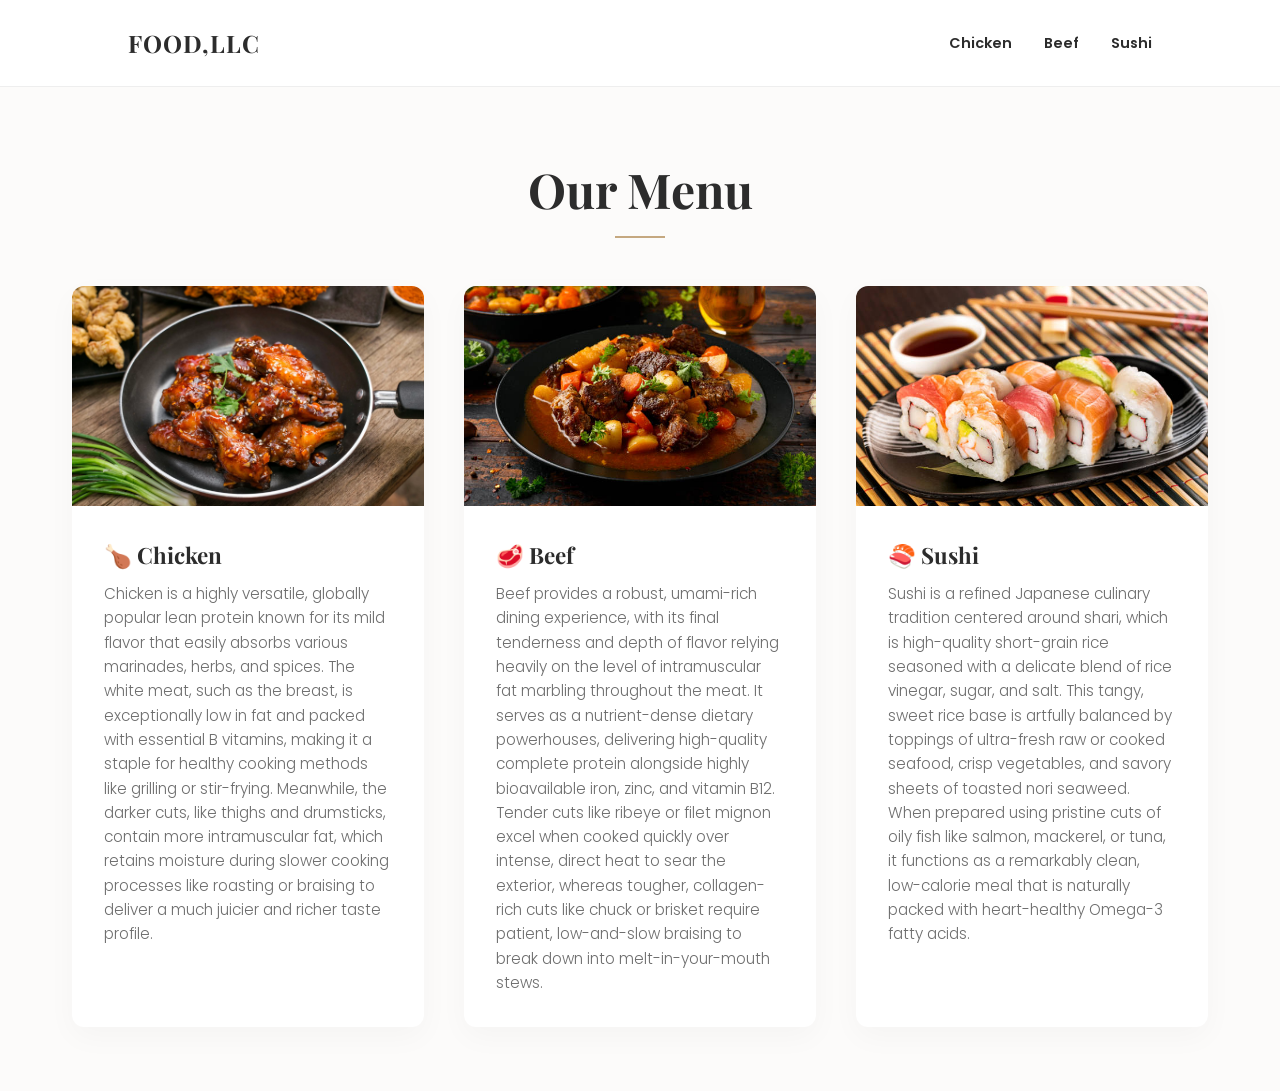
<file: hello2.html>
<!DOCTYPE html>
<html lang="en">
<head>
    <meta charset="UTF-8">
    <meta name="viewport" content="width=device-width, initial-scale=1.0">
    <title>Our Menu</title>
    <!-- Modern Typography Links -->
    <link rel="preconnect" href="https://fonts.googleapis.com">
    <link rel="preconnect" href="https://fonts.gstatic.com" crossorigin>
    <link href="https://fonts.googleapis.com/css2?family=Playfair+Display:ital,wght@0,400..900;1,400..900&family=Poppins:wght@300;400;600&display=swap" rel="stylesheet">
    <link rel="stylesheet" href="style.css"> 
</head>
<body>

    <!-- Header Navigation -->
    <header>
        <div class="brand-name">FOOD,LLC</div>
        
        <!-- Toggle System Intermediaries -->
        <input type="checkbox" id="menu-toggle">
        <label for="menu-toggle" class="hamburger-label">
            <span></span>
            <span></span>
            <span></span>
        </label>

        <!-- Dropdown Menu Links -->
        <nav>
            <a href="#chicken">Chicken</a>
            <a href="#beef">Beef</a>
            <a href="#sushi">Sushi</a>
        </nav>
    </header>

    <!-- Main Content Section -->
    <main class="menu-container">
        <h1 class="menu-title">Our Menu</h1>
        
        <div class="menu-grid">
            <!-- Chicken Card -->
            <article class="menu-card" id="chicken">
                <div class="card-image">
                    <img src="chicken.avif" alt="Roasted Chicken Dish">
                </div>
                <div class="card-content">
                    <h2 class="item-title">🍗 Chicken</h2>
                    <p class="item-description">Chicken is a highly versatile, globally popular lean protein known for its mild flavor that easily absorbs various marinades, herbs, and spices. The white meat, such as the breast, is exceptionally low in fat and packed with essential B vitamins, making it a staple for healthy cooking methods like grilling or stir-frying. Meanwhile, the darker cuts, like thighs and drumsticks, contain more intramuscular fat, which retains moisture during slower cooking processes like roasting or braising to deliver a much juicier and richer taste profile.</p>
                </div>
            </article>

            <!-- Beef Card -->
            <article class="menu-card" id="beef">
                <div class="card-image">
                    <img src="beef.jpg" alt="Beef Stew Dish">
                </div>
                <div class="card-content">
                    <h2 class="item-title">🥩 Beef</h2>
                    <p class="item-description">Beef provides a robust, umami-rich dining experience, with its final tenderness and depth of flavor relying heavily on the level of intramuscular fat marbling throughout the meat. It serves as a nutrient-dense dietary powerhouses, delivering high-quality complete protein alongside highly bioavailable iron, zinc, and vitamin B12. Tender cuts like ribeye or filet mignon excel when cooked quickly over intense, direct heat to sear the exterior, whereas tougher, collagen-rich cuts like chuck or brisket require patient, low-and-slow braising to break down into melt-in-your-mouth stews.</p>
                </div>
            </article>

            <!-- Sushi Card -->
            <article class="menu-card" id="sushi">
                <div class="card-image">
                    <img src="sushi.jpg" alt="Sushi Dish">
                </div>
                <div class="card-content">
                    <h2 class="item-title">🍣 Sushi</h2>
                    <p class="item-description">Sushi is a refined Japanese culinary tradition centered around shari, which is high-quality short-grain rice seasoned with a delicate blend of rice vinegar, sugar, and salt. This tangy, sweet rice base is artfully balanced by toppings of ultra-fresh raw or cooked seafood, crisp vegetables, and savory sheets of toasted nori seaweed. When prepared using pristine cuts of oily fish like salmon, mackerel, or tuna, it functions as a remarkably clean, low-calorie meal that is naturally packed with heart-healthy Omega-3 fatty acids.</p>
                </div>
            </article>
        </div>
    </main>

</body>
</html>
</file>
<file: style.css>
/* CSS Reset & Design Variables */
* {
    margin: 0;
    padding: 0;
    box-sizing: border-box;
}

:root {
    --bg-color: #fcfbfa;
    --text-main: #2c2c2c;
    --text-muted: #6e6e6e;
    --accent-color: #c5a880; /* Elegant gold/bronze tone */
    --card-bg: #ffffff;
}

body {
    font-family: 'Poppins', sans-serif;
    background-color: var(--bg-color);
    color: var(--text-main);
    line-height: 1.6;
}

/* Navigation Bar Layout */
header {
    display: flex;
    justify-content: space-between;
    align-items: center;
    padding: 1.5rem 10%;
    border-bottom: 1px solid #eee;
    background: var(--card-bg);
    position: relative;
}

.brand-name {
    font-family: 'Playfair Display', serif;
    font-size: 1.5rem;
    font-weight: 700;
    letter-spacing: 1px;
    z-index: 10;
}

/* Hide checkbox used for toggle logic */
#menu-toggle {
    display: none;
}

/* Hamburger Icon Layout */
.hamburger-label {
    display: none;
    flex-direction: column;
    justify-content: space-between;
    width: 24px;
    height: 18px;
    cursor: pointer;
    z-index: 10;
}

.hamburger-label span {
    display: block;
    height: 2px;
    width: 100%;
    background-color: var(--text-main);
    transition: all 0.3s ease;
}

/* Base Navigation Links (Desktop) */
nav {
    display: flex;
    gap: 2rem;
}

nav a {
    text-decoration: none;
    color: var(--text-main);
    font-weight: 600;
    font-size: 0.9rem;
    transition: color 0.3s;
}

nav a:hover {
    color: var(--accent-color);
}

/* Main Content Wrapper */
.menu-container {
    max-width: 1200px;
    margin: 0 auto;
    padding: 4rem 2rem;
}

.menu-title {
    text-align: center;
    font-family: 'Playfair Display', serif;
    font-size: 3rem;
    margin-bottom: 3rem;
    position: relative;
}

.menu-title::after {
    content: '';
    display: block;
    width: 50px;
    height: 2px;
    background-color: var(--accent-color);
    margin: 0.5rem auto 0;
}

/* Three-Column Responsive Grid */
.menu-grid {
    display: grid;
    grid-template-columns: repeat(auto-fit, minmax(300px, 1fr));
    gap: 2.5rem;
}

/* Elevated Menu Card Designs */
.menu-card {
    background: var(--card-bg);
    border-radius: 12px;
    overflow: hidden;
    box-shadow: 0 10px 30px rgba(0, 0, 0, 0.03);
    transition: transform 0.3s ease, box-shadow 0.3s ease;
    display: flex;
    flex-direction: column;
}

.menu-card:hover {
    transform: translateY(-5px);
    box-shadow: 0 15px 35px rgba(0, 0, 0, 0.08);
}

/* Keeps the container at a fixed height and clips any image overflow */
.card-image {
    height: 220px;
    background-color: #eae6df;
    display: flex;
    align-items: center;
    justify-content: center;
    color: var(--text-muted);
    font-size: 0.9rem;
    letter-spacing: 1px;
    text-transform: uppercase;
    overflow: hidden; /* Fixes rounded corner clipping */
}

/* Forces the image to behave like a background cover */
.card-image img {
    width: 100%;
    height: 100%;
    object-fit: cover; /* Crops the image perfectly to fit the 220px box */
}

.card-content {
    padding: 2rem;
    display: flex;
    flex-direction: column;
    flex-grow: 1;
}

.item-title {
    font-family: 'Playfair Display', serif;
    font-size: 1.4rem;
    margin-bottom: 0.5rem;
}

.item-description {
    color: var(--text-muted);
    font-size: 0.95rem;
    font-weight: 300;
}

/* ==========================================================================
   RESPONSIVE HAMBURGER DROPDOWN BREAKPOINT (Max-width: 767px)
   ========================================================================== */
@media (max-width: 767px) {
    header {
        padding: 1.5rem 5%;
    }

    /* Show the hamburger icon lines on mobile views */
    .hamburger-label {
        display: flex;
    }

    /* Convert standard navigation links into a stacked, hidden dropdown */
    nav {
        position: absolute;
        top: 100%;
        left: 0;
        width: 100%;
        background: var(--card-bg);
        flex-direction: column;
        gap: 0;
        border-bottom: 1px solid #eee;
        max-height: 0;
        overflow: hidden;
        transition: max-height 0.3s ease-in-out;
        z-index: 5;
    }

    nav a {
        width: 100%;
        text-align: center;
        padding: 1rem 0;
        border-top: 1px solid #f9f9f9;
    }

    /* Trigger layout changes when invisible checkbox is active */
    #menu-toggle:checked ~ nav {
        max-height: 300px; /* Expands dropdown beautifully */
    }

    /* Morph hamburger bars into an 'X' icon when open */
    #menu-toggle:checked ~ .hamburger-label span:nth-child(1) {
        transform: translateY(8px) rotate(45deg);
    }

    #menu-toggle:checked ~ .hamburger-label span:nth-child(2) {
        opacity: 0;
    }

    #menu-toggle:checked ~ .hamburger-label span:nth-child(3) {
        transform: translateY(-8px) rotate(-45deg);
    }
}
</file>
